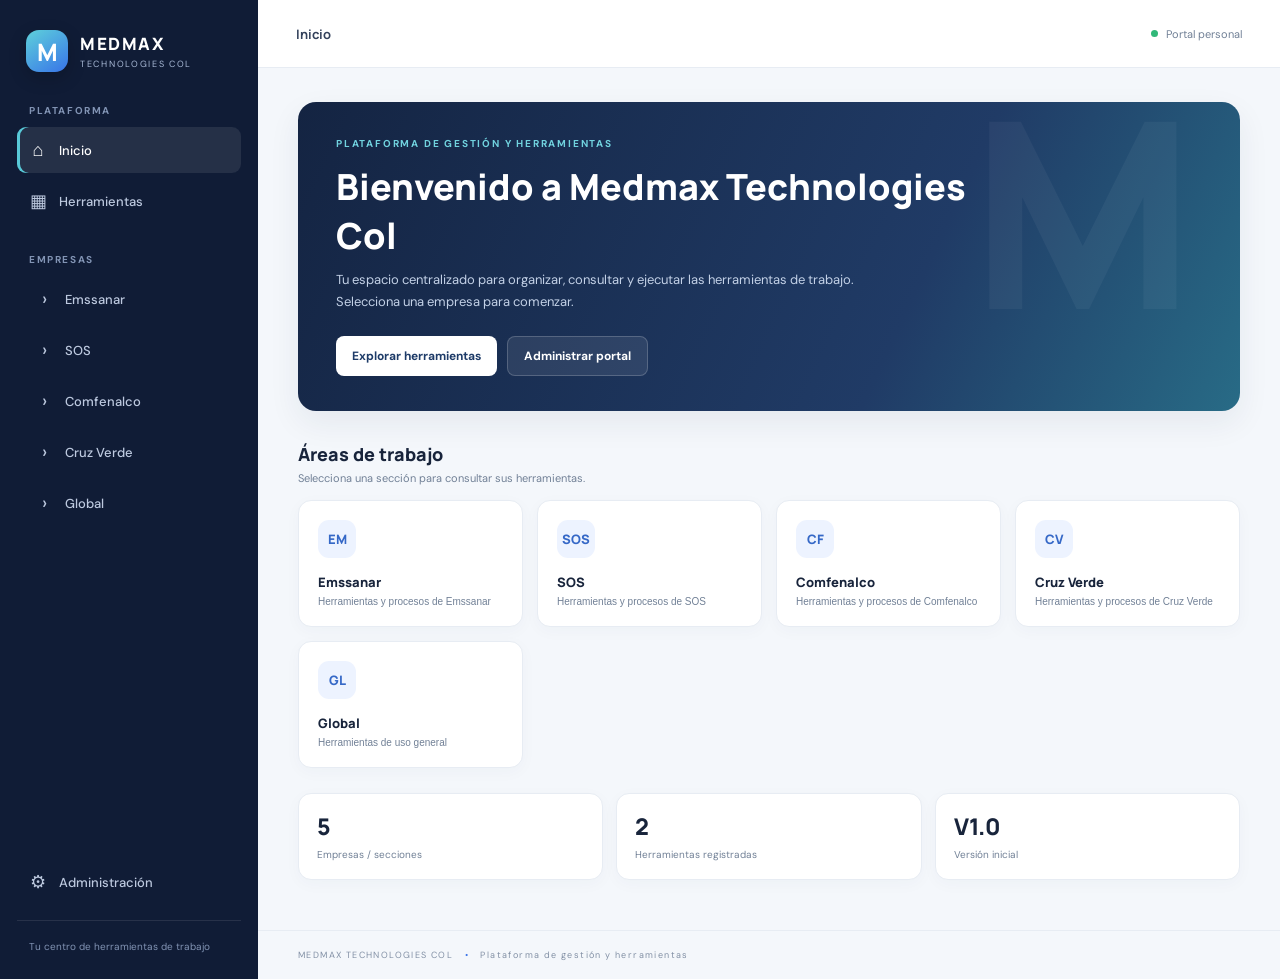
<file: index.html>
<!doctype html>
<html lang="es">
<head>
  <meta charset="utf-8">
  <meta name="viewport" content="width=device-width, initial-scale=1">
  <meta name="description" content="Medmax Technologies Col - Plataforma de gestión y herramientas.">
  <meta name="theme-color" content="#101c36">
  <title>Medmax Technologies Col</title>
  <link rel="stylesheet" href="styles.css">
</head>
<body>
  <div class="app-shell">
    <aside class="sidebar" id="sidebar">
      <a class="brand" href="#" data-page="home" aria-label="Medmax inicio">
        <span class="brand-mark">M</span>
        <span><strong>MEDMAX</strong><small>TECHNOLOGIES COL</small></span>
      </a>
      <div class="side-label">PLATAFORMA</div>
      <nav class="main-nav">
        <button class="nav-item active" data-page="home"><span>⌂</span> Inicio</button>
        <button class="nav-item" data-page="tools"><span>▦</span> Herramientas</button>
      </nav>
      <div class="side-label section-label">EMPRESAS</div>
      <nav id="company-nav" class="company-nav"></nav>
      <div class="sidebar-bottom">
        <button class="nav-item" data-page="admin"><span>⚙</span> Administración</button>
        <div class="sidebar-note">Tu centro de herramientas de trabajo</div>
      </div>
    </aside>

    <main class="main-area">
      <header class="topbar">
        <button class="mobile-menu" id="mobile-menu" aria-label="Abrir menú">☰</button>
        <div class="breadcrumb" id="breadcrumb">Inicio</div>
        <div class="top-actions"><span class="status-dot"></span><span>Portal personal</span></div>
      </header>
      <section class="content" id="content" aria-live="polite"></section>
      <footer>MEDMAX TECHNOLOGIES COL <span>•</span> Plataforma de gestión y herramientas</footer>
    </main>
  </div>
  <div class="toast" id="toast" role="status"></div>
  <script src="app.js"></script>
</body>
</html>
</file>
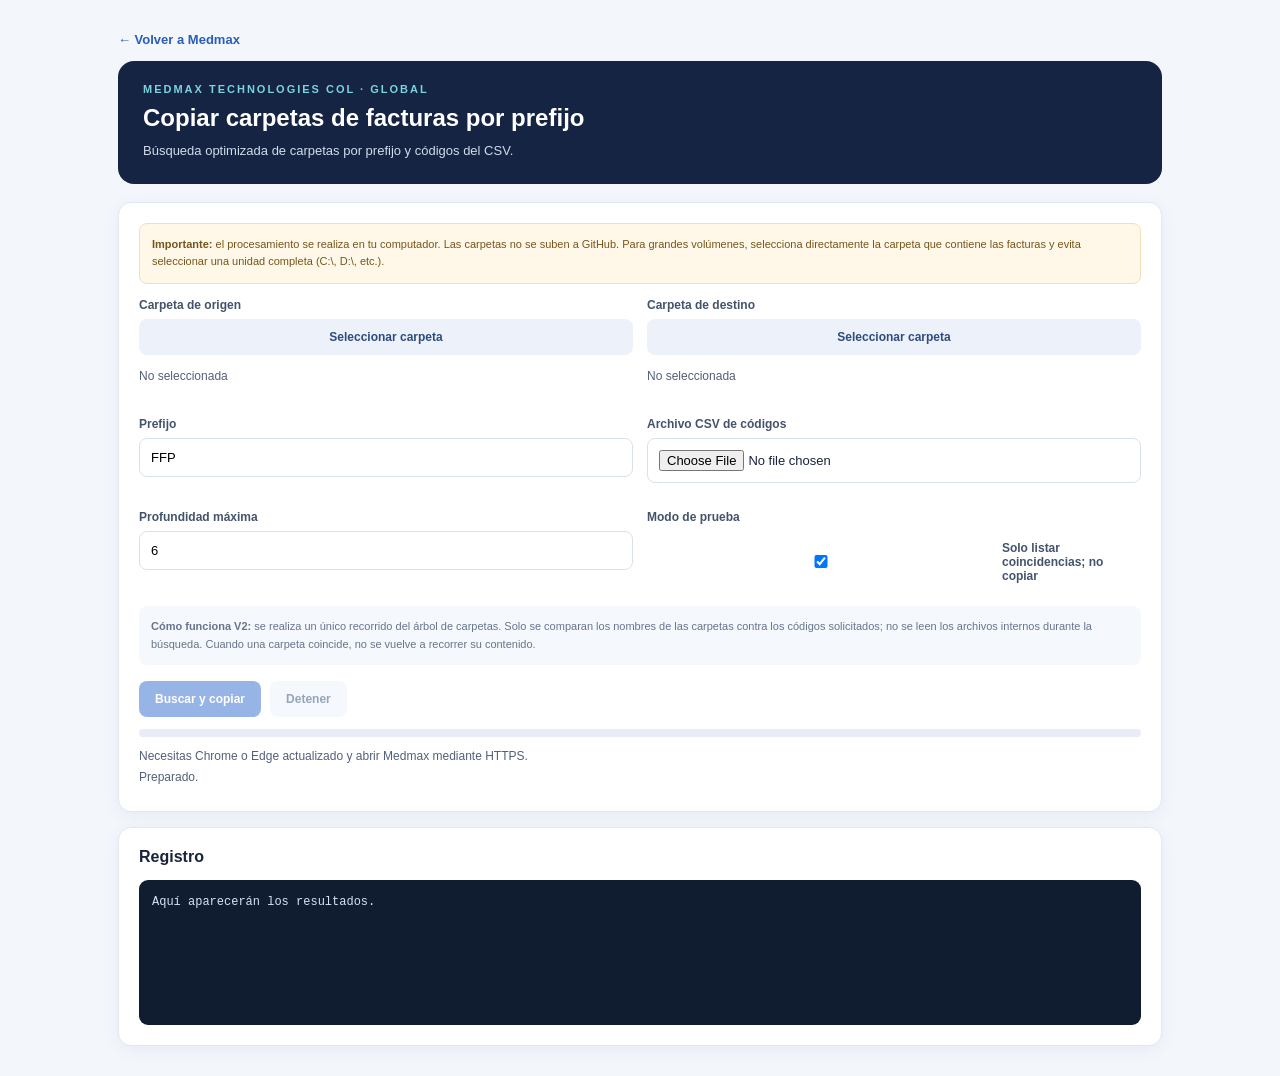
<file: herramientas/global/copiar_facturas.html>
<!doctype html>
<html lang="es">
<head>
<meta charset="utf-8">
<meta name="viewport" content="width=device-width,initial-scale=1">
<title>Copiar facturas | Medmax</title>
<link rel="stylesheet" href="../tool.css">
</head>
<body>
<main class="wrap">
<a class="back" href="../../index.html">← Volver a Medmax</a>
<header class="top">
<div class="brand">MEDMAX TECHNOLOGIES COL · GLOBAL</div>
<h1>Copiar carpetas de facturas por prefijo</h1>
<p>Búsqueda optimizada de carpetas por prefijo y códigos del CSV.</p>
</header>

<section class="panel">
<div class="warning">
<b>Importante:</b> el procesamiento se realiza en tu computador. Las carpetas no se suben a GitHub.
Para grandes volúmenes, selecciona directamente la carpeta que contiene las facturas y evita
seleccionar una unidad completa (C:\, D:\, etc.).
</div>

<div class="grid">
<div class="field">
<label>Carpeta de origen</label>
<button class="btn secondary" id="pickSource">Seleccionar carpeta</button>
<div class="status" id="sourceName">No seleccionada</div>
</div>

<div class="field">
<label>Carpeta de destino</label>
<button class="btn secondary" id="pickDest">Seleccionar carpeta</button>
<div class="status" id="destName">No seleccionada</div>
</div>

<div class="field">
<label>Prefijo</label>
<input id="prefix" type="text" value="FFP" autocomplete="off">
</div>

<div class="field">
<label>Archivo CSV de códigos</label>
<input id="csv" type="file" accept=".csv,text/csv">
</div>

<div class="field">
<label>Profundidad máxima</label>
<input id="depth" type="number" min="0" max="30" value="6">
</div>

<div class="field">
<label>Modo de prueba</label>
<label class="check">
<input id="dry" type="checkbox" checked>
Solo listar coincidencias; no copiar
</label>
</div>
</div>

<div class="hint">
<b>Cómo funciona V2:</b> se realiza un único recorrido del árbol de carpetas. Solo se comparan
los nombres de las carpetas contra los códigos solicitados; no se leen los archivos internos
durante la búsqueda. Cuando una carpeta coincide, no se vuelve a recorrer su contenido.
</div>

<div class="row" style="margin-top:16px">
<button class="btn" id="run" disabled>Buscar y copiar</button>
<button class="btn secondary" id="cancel" disabled>Detener</button>
</div>

<div class="progress"><span id="bar"></span></div>
<div class="status" id="status">Selecciona origen, CSV y prefijo.</div>
<div class="status" id="stats">Preparado.</div>
</section>

<section class="panel">
<h2>Registro</h2>
<div class="log" id="log">Aquí aparecerán los resultados.</div>
</section>
</main>

<script>
const $=id=>document.getElementById(id);
let source=null,dest=null,busy=false,stop=false;

function log(s){
  const box=$("log");
  box.textContent += (box.textContent ? "\\n" : "") + s;
  box.scrollTop=box.scrollHeight;
}
function supported(){
  return location.protocol==="https:" &&
         "showDirectoryPicker" in window &&
         "getFile" in File.prototype;
}
function update(){
  $("run").disabled=!source || !$("prefix").value.trim() ||
    !$("csv").files.length || (!$("dry").checked && !dest) || busy;
}
$("pickSource").onclick=async()=>{
  try{
    source=await showDirectoryPicker({mode:"read"});
    $("sourceName").textContent=source.name;
    update();
  }catch(e){ if(e.name!=="AbortError") log("[ERROR] "+e.message); }
};
$("pickDest").onclick=async()=>{
  try{
    dest=await showDirectoryPicker({mode:"readwrite"});
    $("destName").textContent=dest.name;
    update();
  }catch(e){ if(e.name!=="AbortError") log("[ERROR] "+e.message); }
};
$("prefix").oninput=update;
$("csv").onchange=update;
$("dry").onchange=update;
$("cancel").onclick=()=>{stop=true; $("status").textContent="Deteniendo…";};

function parseCsvCells(text){
  const rows=[], row=[];
  let cell="", quoted=false;
  for(let i=0;i<text.length;i++){
    const c=text[i];
    if(c==='"'){
      if(quoted && text[i+1]==='"'){cell+='"';i++;}
      else quoted=!quoted;
    }else if(c===',' && !quoted){
      row.push(cell);cell="";
    }else if((c==='\\n'||c==='\\r') && !quoted){
      if(c==='\\r' && text[i+1]==='\\n')i++;
      row.push(cell);rows.push([...row]);row.length=0;cell="";
    }else cell+=c;
  }
  row.push(cell);
  if(row.some(x=>x.trim()))rows.push([...row]);
  return rows.flat();
}

function buildCodes(text,prefix){
  const re=new RegExp(prefix.replace(/[.*+?^${}()|[\]\\]/g,"\\$&")+
    "[A-Za-z]*[\\s\\-_]*(\\d+)","gi");
  const set=new Set();
  for(const cell of parseCsvCells(text)){
    for(const m of cell.matchAll(re)) set.add(m[1]);
    const plain=cell.trim();
    if(/^\\d{5,}$/.test(plain)) set.add(plain);
  }
  return [...set].map(n=>prefix+"-"+n);
}

function makePattern(prefix){
  return new RegExp(prefix.replace(/[.*+?^${}()|[\]\\]/g,"\\$&")+
    "[A-Za-z]*[\\s\\-_]*(\\d+)","i");
}

function sleep0(){return new Promise(r=>setTimeout(r,0));}

async function copyTree(src,dst){
  for await(const [name,h] of src.entries()){
    if(stop) throw new Error("Proceso detenido");
    try{
      if(h.kind==="directory"){
        const d=await dst.getDirectoryHandle(name,{create:true});
        await copyTree(h,d);
      }else{
        const f=await h.getFile();
        const t=await dst.getFileHandle(name,{create:true});
        const w=await t.createWritable();
        await w.write(f);
        await w.close();
      }
    }catch(e){
      log("[AVISO] No se pudo copiar '"+name+"': "+e.message);
    }
  }
}

/*
 V2: recorrido único.
 No usa recursión por niveles ni vuelve a empezar desde la raíz.
 La profundidad es la distancia de la carpeta seleccionada:
   0 = hijos inmediatos de la carpeta origen.
*/
async function scanOnce(root,maxDepth,regex,codes,found){
  const queue=[{handle:root,depth:-1,path:root.name}];
  let scanned=0, skipped=0, currentDepth=0, lastPaint=Date.now();

  while(queue.length && !stop){
    const item=queue.shift();
    const depth=item.depth+1;
    if(depth>maxDepth) continue;
    currentDepth=depth;

    let entries;
    try{
      entries=item.handle.entries();
      for await(const [name,h] of entries){
        if(stop) break;
        if(h.kind!=="directory") continue;

        scanned++;
        const m=regex.exec(name);
        regex.lastIndex=0;

        if(m){
          const code=m[1];
          if(codes.has(code)){
            if(!found.has(code)) found.set(code,[]);
            found.get(code).push({name,handle:h,path:item.path+"/"+name,depth});
            log(`[OK] ${codes.get(code)} -> ${item.path}/${name}`);
            // Coincidencia encontrada: no descendemos dentro de ella.
            continue;
          }
        }

        if(depth<maxDepth) queue.push({
          handle:h,
          depth,
          path:item.path+"/"+name
        });

        if(scanned%250===0 || Date.now()-lastPaint>500){
          lastPaint=Date.now();
          $("status").textContent=
            `Nivel ${depth} · ${scanned.toLocaleString()} carpetas revisadas · `+
            `${found.size}/${codes.size} encontradas`;
          $("stats").textContent=
            `Pendientes: ${queue.length.toLocaleString()} · Errores de acceso: ${skipped}`;
          await sleep0();
        }
      }
    }catch(e){
      skipped++;
      log(`[AVISO] No se pudo leer '${item.path}': ${e.message}`);
      if(skipped%25===0) await sleep0();
    }
  }
  return {scanned,skipped};
}

$("run").onclick=async()=>{
  busy=true;stop=false;update();
  $("cancel").disabled=false;
  $("log").textContent="";
  $("bar").style.width="0%";

  const started=performance.now();

  try{
    const prefix=$("prefix").value.trim();
    const maxDepth=Math.min(30,Math.max(0,Number($("depth").value)||0));
    if(!/^[A-Za-z0-9]+$/.test(prefix))
      throw new Error("El prefijo solo puede contener letras y números.");

    const csvText=await $("csv").files[0].text();
    const codeList=buildCodes(csvText,prefix);
    if(!codeList.length)
      throw new Error("El CSV no contiene códigos compatibles con el prefijo indicado.");

    const codes=new Map();
    for(const c of codeList) codes.set(c.replace(/\\D/g,""),c);

    const regex=makePattern(prefix);
    const found=new Map();

    $("status").textContent="Preparando búsqueda…";
    $("stats").textContent=`Códigos únicos: ${codes.size}`;
    log(`Códigos únicos: ${codes.size}`);
    log(`Profundidad máxima: ${maxDepth}`);
    log(`Iniciando búsqueda V2 de recorrido único…`);

    const result=await scanOnce(source,maxDepth,regex,codes,found);

    $("bar").style.width="100%";

    let copied=0,errors=0;

    if(!stop && !$("dry").checked){
      for(const [number,items] of found){
        for(let i=0;i<items.length;i++){
          if(stop) break;
          try{
            const baseName=items[i].name;
            const targetName=items.length>1 ? baseName+"_"+(i+1) : baseName;
            const target=await dest.getDirectoryHandle(targetName,{create:true});
            await copyTree(items[i].handle,target);
            copied++;
            log(`[COPIADA] ${codes.get(number)} -> ${targetName}`);
          }catch(e){
            errors++;
            log(`[ERROR COPIA] ${codes.get(number)}: ${e.message}`);
          }
        }
      }
    }

    const missing=codeList.filter(c=>!found.has(c.replace(/\\D/g,"")));
    const sec=((performance.now()-started)/1000).toFixed(1);

    log("");
    log(`===== RESUMEN =====`);
    log(`Tiempo: ${sec} segundos`);
    log(`Carpetas revisadas: ${result.scanned.toLocaleString()}`);
    log(`Errores de acceso: ${result.skipped}`);
    log(`Códigos encontrados: ${found.size}/${codes.size}`);
    log(`Carpetas copiadas: ${copied}`);
    log(`Errores de copia: ${errors}`);

    if(missing.length){
      log(`No encontradas (${missing.length}): ${missing.join(", ")}`);
    }

    $("status").textContent=stop ? "Proceso detenido." : "Proceso terminado.";
    $("stats").textContent=
      `${result.scanned.toLocaleString()} carpetas revisadas · `+
      `${found.size}/${codes.size} encontradas · ${sec}s`;

  }catch(e){
    log(`[ERROR] ${e.message}`);
    $("status").textContent="Error";
  }finally{
    busy=false;
    $("cancel").disabled=true;
    update();
  }
};

if(!supported()){
  $("status").textContent=
    "Necesitas Chrome o Edge actualizado y abrir Medmax mediante HTTPS.";
}
</script>
</body>
</html>
</file>
<file: styles.css>
@import url('https://fonts.googleapis.com/css2?family=DM+Sans:wght@400;500;600;700&family=Manrope:wght@400;500;600;700;800&display=swap');
:root{--navy:#101c36;--navy2:#172747;--blue:#3d75e8;--cyan:#54c4d8;--ink:#18243b;--muted:#718096;--line:#e7ecf3;--bg:#f4f7fb;--white:#fff;--shadow:0 12px 32px rgba(24,43,77,.07)}
*{box-sizing:border-box}body{margin:0;background:var(--bg);color:var(--ink);font-family:'DM Sans',sans-serif}.app-shell{min-height:100vh;display:flex}.sidebar{width:258px;background:var(--navy);color:#dbe5f7;padding:25px 17px;display:flex;flex-direction:column;flex-shrink:0}.brand{display:flex;align-items:center;gap:12px;color:white;text-decoration:none;padding:5px 9px 32px}.brand-mark{width:42px;height:42px;border-radius:13px;background:linear-gradient(145deg,#5ed1db,#3874e8);display:grid;place-items:center;color:#fff;font:800 24px Manrope;box-shadow:0 6px 18px #0003}.brand strong{display:block;font:800 17px Manrope;letter-spacing:1.6px}.brand small{display:block;font-size:9px;letter-spacing:1.7px;color:#a8b9d6;margin-top:3px}.side-label{font-size:10px;font-weight:700;letter-spacing:1.6px;color:#8294b4;padding:0 12px 10px}.section-label{margin-top:29px}.main-nav,.company-nav{display:grid;gap:5px}.nav-item{border:0;background:transparent;color:#bdc9df;text-align:left;padding:11px 12px;border-radius:9px;font:500 13px 'DM Sans';cursor:pointer;display:flex;align-items:center;gap:12px;width:100%;transition:.18s}.nav-item span{font-size:18px;width:18px;text-align:center}.nav-item:hover,.nav-item.active{background:#ffffff16;color:white}.nav-item.active{box-shadow:inset 3px 0 #58c9d8}.company-nav .nav-item{padding-left:18px}.sidebar-bottom{margin-top:auto}.sidebar-note{font-size:10px;line-height:1.5;color:#8294b4;padding:18px 12px 0;border-top:1px solid #ffffff18;margin-top:15px}.main-area{flex:1;min-width:0;display:flex;flex-direction:column}.topbar{height:68px;background:#fff;border-bottom:1px solid var(--line);display:flex;align-items:center;justify-content:space-between;padding:0 38px}.breadcrumb{font:700 13px Manrope;color:#33415b}.top-actions{font-size:11px;color:var(--muted);display:flex;align-items:center;gap:8px}.status-dot{width:7px;height:7px;background:#31b879;border-radius:50%}.mobile-menu{display:none;border:0;background:none;font-size:21px}.content{padding:34px 40px 50px;max-width:1440px;width:100%;margin:0 auto;flex:1}footer{padding:18px 40px;border-top:1px solid var(--line);font-size:9px;letter-spacing:1.4px;color:#8290a5}footer span{padding:0 8px;color:var(--blue)}.eyebrow{font-size:10px;letter-spacing:1.8px;font-weight:700;color:var(--blue);text-transform:uppercase}.hero{background:linear-gradient(115deg,#142442,#203b66 65%,#286b86);border-radius:18px;padding:35px 38px;color:white;position:relative;overflow:hidden;box-shadow:var(--shadow)}.hero:after{content:"M";position:absolute;right:45px;top:-70px;font:800 260px Manrope;color:#ffffff0b}.hero h1{font:800 clamp(25px,3vw,36px) Manrope;margin:12px 0 9px;max-width:650px}.hero p{color:#c3d1e7;font-size:13px;line-height:1.7;max-width:570px;margin:0}.hero .eyebrow{color:#71d3df}.hero-actions{display:flex;gap:10px;margin-top:23px;flex-wrap:wrap}.btn{border:0;border-radius:8px;padding:11px 16px;font:700 12px 'DM Sans';cursor:pointer;transition:.18s}.btn-primary{background:var(--blue);color:#fff}.hero .btn-primary{background:#fff;color:#1e3b68}.btn-ghost{background:#ffffff16;color:#fff;border:1px solid #ffffff30}.btn:hover{transform:translateY(-1px);filter:brightness(.97)}.section-heading{display:flex;align-items:end;justify-content:space-between;gap:15px;margin:31px 0 15px}.section-heading h2{font:800 18px Manrope;margin:0}.section-heading p{font-size:11px;color:var(--muted);margin:5px 0 0}.company-grid{display:grid;grid-template-columns:repeat(4,minmax(0,1fr));gap:14px}.company-card,.tool-card,.panel,.stat-card{background:#fff;border:1px solid var(--line);border-radius:13px;box-shadow:0 4px 16px #243c5a08}.company-card{padding:19px;cursor:pointer;transition:.2s;text-align:left;color:inherit}.company-card:hover,.tool-card:hover{transform:translateY(-3px);box-shadow:var(--shadow);border-color:#cbd8ef}.company-icon{width:38px;height:38px;display:grid;place-items:center;border-radius:11px;background:#edf3ff;color:#3568c7;font:800 13px Manrope;margin-bottom:15px}.company-card h3{font:800 13px Manrope;margin:0 0 5px}.company-card p{font-size:10px;color:var(--muted);margin:0}.stats{display:grid;grid-template-columns:repeat(3,1fr);gap:13px;margin-top:25px}.stat-card{padding:16px 18px}.stat-card strong{font:800 23px Manrope;display:block}.stat-card span{font-size:10px;color:var(--muted)}.toolbar{display:flex;gap:10px;align-items:center;flex-wrap:wrap;margin:19px 0}.search{flex:1;min-width:200px;border:1px solid var(--line);border-radius:9px;padding:12px 14px;background:#fff;font:12px 'DM Sans';outline:none}.search:focus,input:focus,select:focus,textarea:focus{border-color:#7da4f0;box-shadow:0 0 0 3px #3d75e817}.tool-layout{display:grid;grid-template-columns:220px 1fr;gap:17px}.panel{padding:17px}.panel h3{font:800 12px Manrope;margin:0 0 12px}.filter-btn{display:block;width:100%;text-align:left;border:0;background:transparent;padding:9px;border-radius:7px;font:500 11px 'DM Sans';color:#53627a;cursor:pointer}.filter-btn.active,.filter-btn:hover{background:#edf3ff;color:#2458b5}.tool-grid{display:grid;grid-template-columns:repeat(2,minmax(0,1fr));gap:12px}.tool-card{padding:17px;display:flex;gap:12px;align-items:flex-start}.tool-symbol{width:35px;height:35px;border-radius:9px;background:#eef5fa;display:grid;place-items:center;color:#3670bd;flex-shrink:0}.tool-card h3{font:700 12px Manrope;margin:1px 0 5px}.tool-card p{font-size:10px;line-height:1.5;color:var(--muted);margin:0 0 10px}.tool-meta{font-size:9px;color:#8a97aa}.tool-actions{display:flex;gap:7px;flex-wrap:wrap}.mini-btn{border:1px solid var(--line);background:white;border-radius:6px;padding:6px 9px;font-size:10px;font-weight:700;color:#355b9b;text-decoration:none;cursor:pointer}.empty{padding:35px;text-align:center;color:var(--muted);font-size:12px;background:#fff;border:1px dashed #d5deeb;border-radius:12px}.form-grid{display:grid;grid-template-columns:1fr 1fr;gap:13px}.field{display:grid;gap:6px}.field.full{grid-column:1/-1}.field label{font-size:10px;font-weight:700;color:#53627a}.field input,.field select,.field textarea{width:100%;padding:11px;border:1px solid var(--line);border-radius:8px;font:12px 'DM Sans';background:white;outline:none}.field textarea{min-height:75px;resize:vertical}.admin-grid{display:grid;grid-template-columns:1fr 1fr;gap:16px}.notice{background:#fff8e9;border:1px solid #f2dfb5;color:#765b20;border-radius:9px;padding:13px;font-size:11px;line-height:1.6;margin-bottom:18px}.subhead{font:800 20px Manrope;margin:0 0 6px}.muted{font-size:12px;color:var(--muted);line-height:1.6}.toast{position:fixed;bottom:22px;right:22px;background:#172747;color:white;padding:12px 17px;border-radius:9px;font-size:12px;box-shadow:var(--shadow);opacity:0;transform:translateY(10px);transition:.2s;pointer-events:none}.toast.show{opacity:1;transform:translateY(0)}
@media(max-width:1050px){.company-grid{grid-template-columns:repeat(2,1fr)}.content{padding:28px 25px}.topbar{padding:0 25px}}
@media(max-width:700px){.sidebar{position:fixed;z-index:5;left:-270px;top:0;bottom:0;transition:.25s}.sidebar.open{left:0;box-shadow:15px 0 40px #0004}.mobile-menu{display:block}.topbar{height:58px;padding:0 17px;justify-content:flex-start;gap:15px}.top-actions{margin-left:auto}.content{padding:22px 16px 35px}.hero{padding:26px 22px}.hero:after{right:-15px;font-size:180px}.company-grid{grid-template-columns:repeat(2,minmax(0,1fr));gap:9px}.company-card{padding:14px}.tool-layout{grid-template-columns:1fr}.tool-grid,.admin-grid{grid-template-columns:1fr}.stats{gap:8px}.stat-card{padding:12px}.stat-card strong{font-size:19px}footer{padding:16px}.form-grid{grid-template-columns:1fr}.field.full{grid-column:auto}}
</file>
<file: herramientas/tool.css>
*{box-sizing:border-box}body{margin:0;background:#f3f6fb;color:#17243b;font-family:Arial,sans-serif}.wrap{max-width:1080px;margin:30px auto;padding:0 18px}.back{display:inline-block;margin:0 0 14px;color:#285eb7;text-decoration:none;font-size:13px;font-weight:bold}.top{background:#142442;color:#fff;border-radius:16px;padding:22px 25px;margin-bottom:18px}.brand{font-size:11px;letter-spacing:2px;color:#7bd3df;font-weight:bold}.top h1{font-size:24px;margin:9px 0}.top p{color:#d1dced;font-size:13px;line-height:1.6;margin:0}.panel{background:#fff;border:1px solid #e2e8f0;border-radius:13px;padding:20px;margin-bottom:15px;box-shadow:0 4px 18px rgba(27,49,80,.05)}.panel h2{font-size:16px;margin:0 0 14px}.grid{display:grid;grid-template-columns:1fr 1fr;gap:14px}.field{display:flex;flex-direction:column;gap:7px;margin-bottom:13px}.field label{font-size:12px;font-weight:bold;color:#43536b}.field input{width:100%;border:1px solid #d9e1ed;border-radius:8px;padding:11px;background:#fff;font-size:13px}.btn{border:0;background:#326bd1;color:#fff;padding:11px 16px;border-radius:8px;font-size:12px;font-weight:bold;cursor:pointer}.btn.secondary{background:#edf2fa;color:#2d4c7d}.btn:disabled{opacity:.5;cursor:not-allowed}.row{display:flex;gap:9px;flex-wrap:wrap;align-items:center}.check{font-size:12px;color:#526078;display:flex;gap:8px;align-items:center;margin:10px 0}.hint,.warning{font-size:11px;line-height:1.6;padding:12px;border-radius:8px}.hint{color:#66758c;background:#f5f8fc}.warning{color:#76551b;background:#fff8e8;border:1px solid #f1dfb8;margin-bottom:14px}.log{background:#101c30;color:#d5e3f7;border-radius:9px;padding:13px;min-height:145px;max-height:330px;overflow:auto;font:12px/1.6 Consolas,monospace;white-space:pre-wrap}.progress{height:8px;background:#e8edf5;border-radius:99px;overflow:hidden;margin:12px 0}.progress span{display:block;height:100%;width:0;background:#3476df;transition:width .2s}.status{font-size:12px;color:#526078;margin:7px 0}@media(max-width:700px){.wrap{margin:16px auto}.grid{grid-template-columns:1fr}.top{padding:19px}.top h1{font-size:20px}.panel{padding:15px}}
</file>
